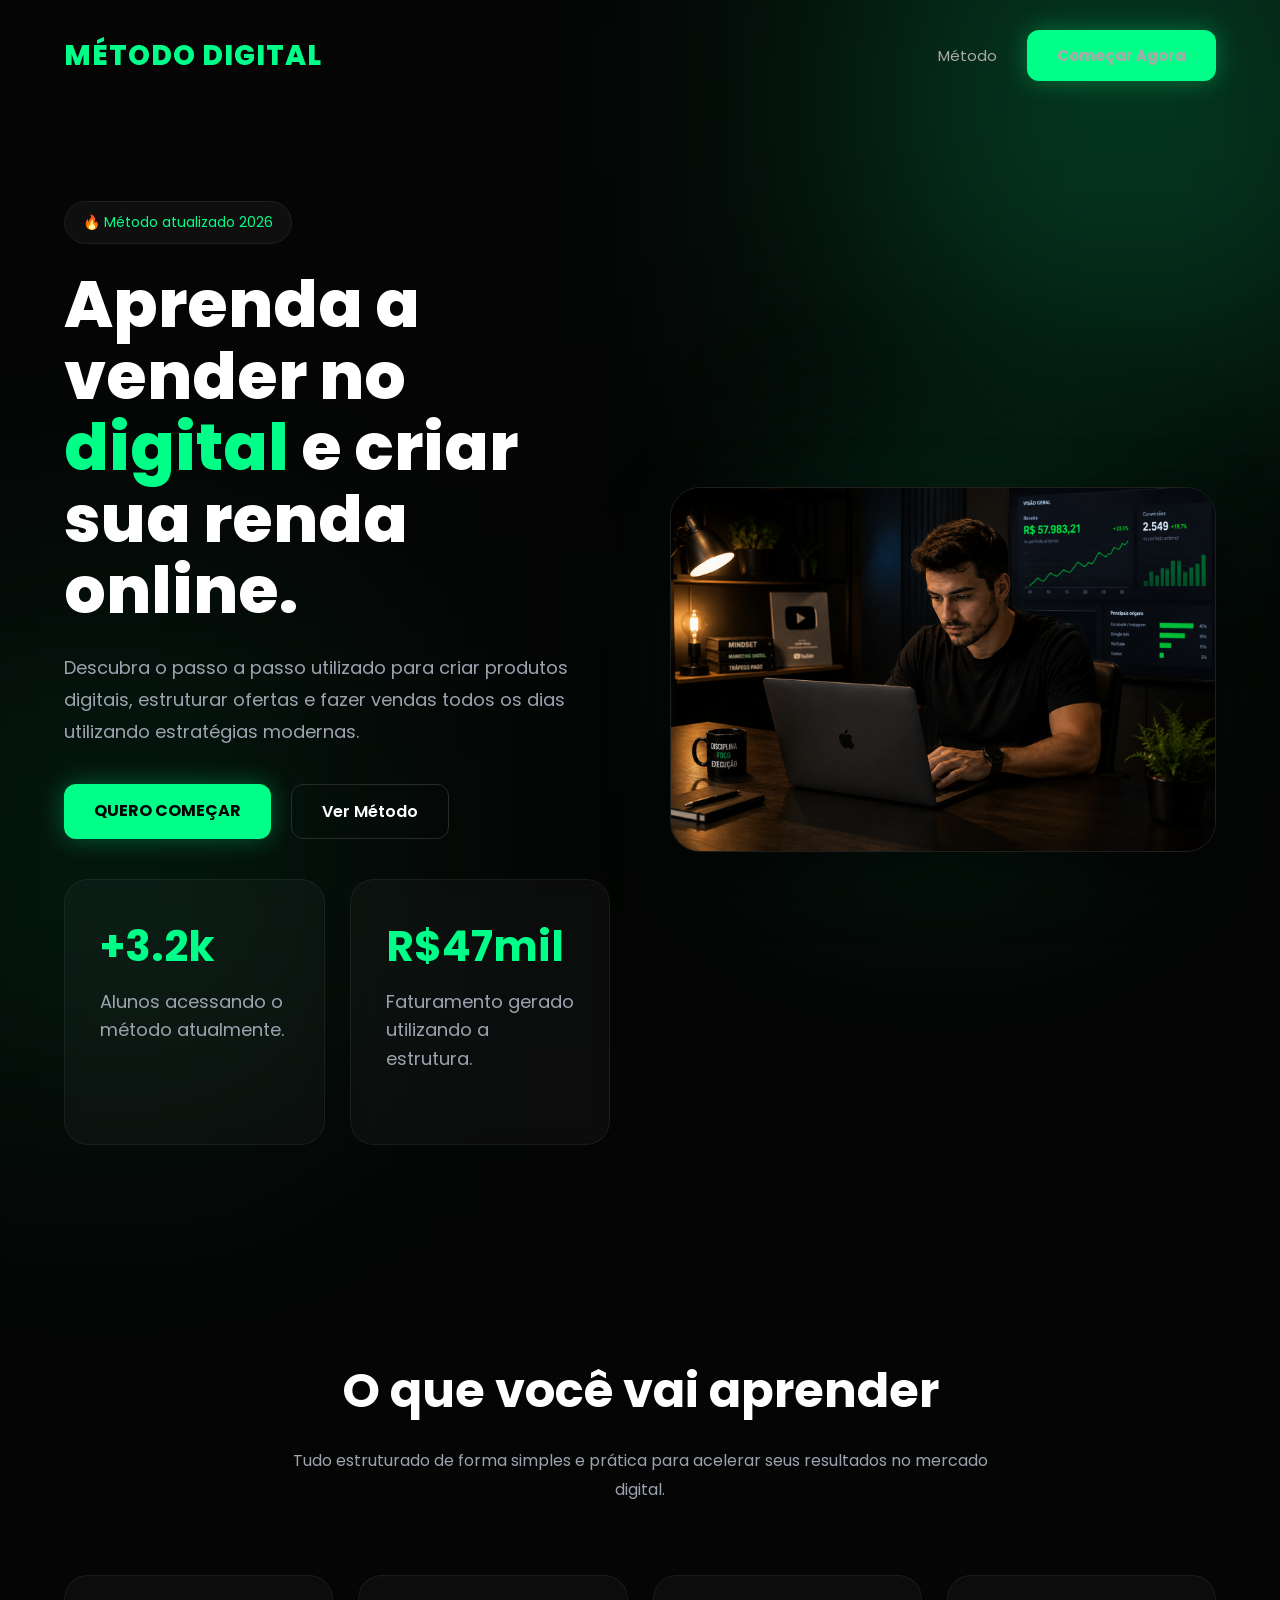
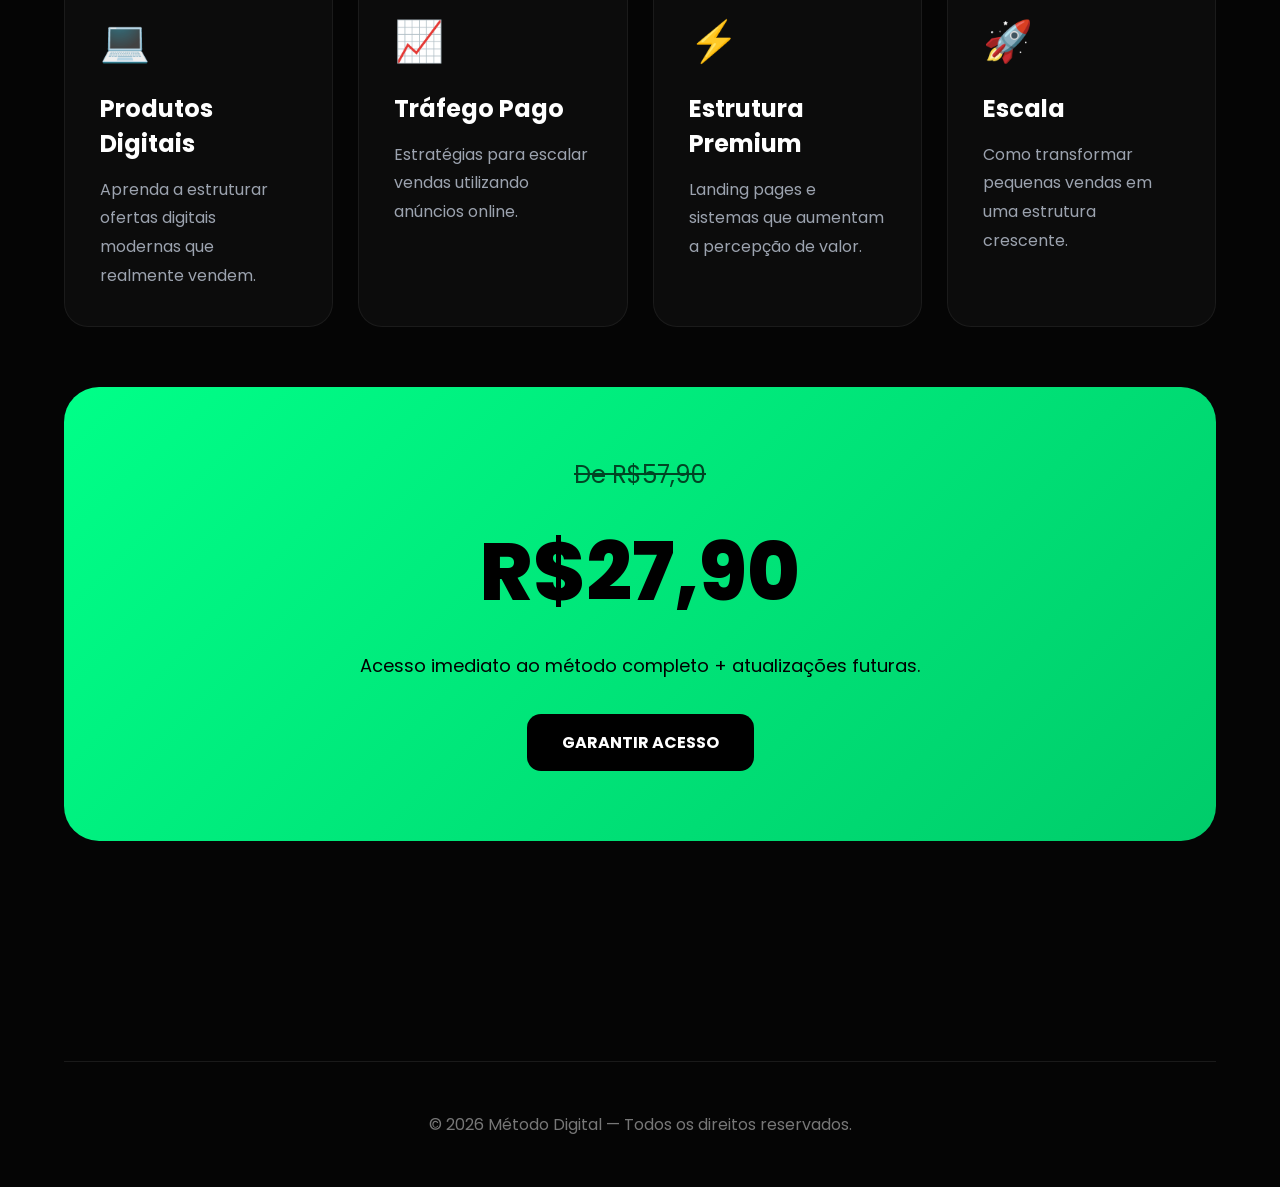
<file: index.html>
<!DOCTYPE html>
<html lang="pt-br">
<head>
<meta charset="UTF-8">
<meta name="viewport" content="width=device-width, initial-scale=1.0">

<link rel="icon" type="image/png" href="favicon2.png">
<title>Método Venda Digital</title>
<link rel="icon" type="image/png" href="favicon2.png"><link rel="preconnect" href="https://fonts.googleapis.com">
<link href="https://fonts.googleapis.com/css2?family=Poppins:wght@300;400;500;600;700;800&display=swap" rel="stylesheet">

<style>

*{
margin:0;
padding:0;
box-sizing:border-box;
font-family:'Poppins',sans-serif;
}

body{
background:#050505;
color:#fff;
overflow-x:hidden;
}

body::before{
content:'';
position:fixed;
width:500px;
height:500px;
background:#00ff8840;
filter:blur(140px);
top:-150px;
right:-100px;
z-index:-1;
}

body::after{
content:'';
position:fixed;
width:400px;
height:400px;
background:#00ff8820;
filter:blur(140px);
bottom:-150px;
left:-100px;
z-index:-1;
}

.container{
width:90%;
max-width:1250px;
margin:auto;
}

header{
display:flex;
justify-content:space-between;
align-items:center;
padding:30px 0;
}

.logo{
font-size:28px;
font-weight:800;
color:#00ff88;
letter-spacing:1px;
}

.nav{
display:flex;
gap:30px;
align-items:center;
}

.nav a{
text-decoration:none;
color:#aaa;
font-size:15px;
transition:0.3s;
}

.nav a:hover{
color:#fff;
}

.btn{
background:#00ff88;
color:#000;
padding:14px 30px;
border-radius:12px;
font-weight:700;
text-decoration:none;
transition:0.3s;
display:inline-block;
box-shadow:0 0 25px #00ff8850;
}

.btn:hover{
transform:translateY(-3px);
box-shadow:0 0 35px #00ff8890;
}

.hero{
display:flex;
align-items:center;
justify-content:space-between;
padding:90px 0;
gap:60px;
flex-wrap:wrap;
}

.hero-text{
flex:1;
min-width:320px;
}

.badge{
display:inline-block;
background:#0f0f0f;
border:1px solid #1f1f1f;
padding:10px 18px;
border-radius:999px;
color:#00ff88;
font-size:14px;
margin-bottom:25px;
}

.hero-text h1{
font-size:65px;
line-height:1.1;
margin-bottom:25px;
font-weight:800;
}

.hero-text span{
color:#00ff88;
}

.hero-text p{
font-size:18px;
line-height:1.8;
color:#9ca3af;
max-width:600px;
margin-bottom:35px;
}

.hero-buttons{
display:flex;
gap:20px;
flex-wrap:wrap;
}

.btn-secondary{
background:transparent;
border:1px solid #2a2a2a;
color:#fff;
padding:14px 30px;
border-radius:12px;
font-weight:600;
text-decoration:none;
transition:0.3s;
}

.btn-secondary:hover{
background:#111;
}

.hero-img{
flex:1;
min-width:320px;
position:relative;
}

.hero-img img{
width:100%;
border-radius:30px;
border:1px solid #1f1f1f;
box-shadow:0 20px 60px rgba(0,0,0,0.6);
}

.glow{
position:absolute;
width:250px;
height:250px;
background:#00ff8850;
filter:blur(120px);
top:50%;
left:50%;
transform:translate(-50%,-50%);
z-index:-1;
}

.stats{
display:grid;
grid-template-columns:repeat(auto-fit,minmax(250px,1fr));
gap:25px;
margin-top:40px;
}

.stat-card{
background:rgba(255,255,255,0.03);
border:1px solid rgba(255,255,255,0.06);
padding:35px;
border-radius:24px;
backdrop-filter:blur(10px);
transition:0.3s;
}

.stat-card:hover{
transform:translateY(-5px);
border-color:#00ff8850;
}

.stat-card h2{
font-size:42px;
margin-bottom:10px;
color:#00ff88;
}

.stat-card p{
color:#9ca3af;
line-height:1.6;
}

.section{
padding:120px 0;
}

.section-title{
text-align:center;
margin-bottom:70px;
}

.section-title h2{
font-size:48px;
margin-bottom:20px;
}

.section-title p{
color:#9ca3af;
max-width:700px;
margin:auto;
line-height:1.8;
}

.cards{
display:grid;
grid-template-columns:repeat(auto-fit,minmax(260px,1fr));
gap:25px;
}

.card{
background:rgba(255,255,255,0.03);
border:1px solid rgba(255,255,255,0.06);
padding:35px;
border-radius:24px;
transition:0.3s;
}

.card:hover{
transform:translateY(-5px);
border-color:#00ff8850;
}

.icon{
font-size:40px;
margin-bottom:20px;
}

.card h3{
font-size:24px;
margin-bottom:15px;
}

.card p{
color:#9ca3af;
line-height:1.8;
}

.price-box{
background:linear-gradient(135deg,#00ff88,#00cc6a);
padding:70px;
border-radius:35px;
text-align:center;
margin-top:60px;
color:#000;
}

.price-box h2{
font-size:55px;
margin-bottom:15px;
}

.old-price{
font-size:24px;
text-decoration:line-through;
opacity:0.7;
}

.new-price{
font-size:80px;
font-weight:800;
margin:20px 0;
}

.price-box p{
font-size:18px;
margin-bottom:35px;
}

.price-btn{
background:#000;
color:#fff;
padding:16px 35px;
border-radius:14px;
text-decoration:none;
font-weight:700;
display:inline-block;
transition:0.3s;
}

.price-btn:hover{
transform:scale(1.05);
}

footer{
padding:50px 0;
text-align:center;
color:#777;
border-top:1px solid #1a1a1a;
margin-top:100px;
}

@media(max-width:900px){

.hero-text h1{
font-size:48px;
}

.hero{
padding-top:50px;
}

.section-title h2{
font-size:38px;
}

.new-price{
font-size:60px;
}

}

</style>

</head>

<body>

<div class="container">

<header>

<div class="logo">
MÉTODO DIGITAL
</div>

<div class="nav">
<a href="metodos.html">Método</a>
<a href="https://pay.cakto.com.br/3a5ni9o" class="btn">Começar Agora</a>
</div>

</header>

<section class="hero">

<div class="hero-text">

<div class="badge">
🔥 Método atualizado 2026
</div>

<h1>
Aprenda a vender no <span>digital</span> e criar sua renda online.
</h1>

<p>
Descubra o passo a passo utilizado para criar produtos digitais, estruturar ofertas e fazer vendas todos os dias utilizando estratégias modernas.
</p>

<div class="hero-buttons">
<a href="https://pay.cakto.com.br/3a5ni9o" class="btn">QUERO COMEÇAR</a>
<a href="metodos.html" class="btn-secondary">Ver Método</a>
</div>

<div class="stats">

<div class="stat-card">
<h2>+3.2k</h2>
<p>Alunos acessando o método atualmente.</p>
</div>

<div class="stat-card">
<h2>R$47mil</h2>
<p>Faturamento gerado utilizando a estrutura.</p>
</div>

</div>

</div>

<div class="hero-img">

<div class="glow"></div>

<img src="trabalhando.png" alt="Método Digital">

</div>

</section>

<section class="section">

<div class="section-title">
<h2>O que você vai aprender</h2>

<p>
Tudo estruturado de forma simples e prática para acelerar seus resultados no mercado digital.
</p>
</div>

<div class="cards">

<div class="card">
<div class="icon">💻</div>
<h3>Produtos Digitais</h3>
<p>Aprenda a estruturar ofertas digitais modernas que realmente vendem.</p>
</div>

<div class="card">
<div class="icon">📈</div>
<h3>Tráfego Pago</h3>
<p>Estratégias para escalar vendas utilizando anúncios online.</p>
</div>

<div class="card">
<div class="icon">⚡</div>
<h3>Estrutura Premium</h3>
<p>Landing pages e sistemas que aumentam a percepção de valor.</p>
</div>

<div class="card">
<div class="icon">🚀</div>
<h3>Escala</h3>
<p>Como transformar pequenas vendas em uma estrutura crescente.</p>
</div>

</div>

<div class="price-box">

<div class="old-price">
De R$57,90
</div>

<div class="new-price">
R$27,90
</div>

<p>
Acesso imediato ao método completo + atualizações futuras.
</p>

<a href="https://pay.cakto.com.br/3a5ni9o" class="price-btn">
GARANTIR ACESSO
</a>

</div>

</section>

<footer>
© 2026 Método Digital — Todos os direitos reservados.
</footer>

</div>

</body>
</html>
</file>
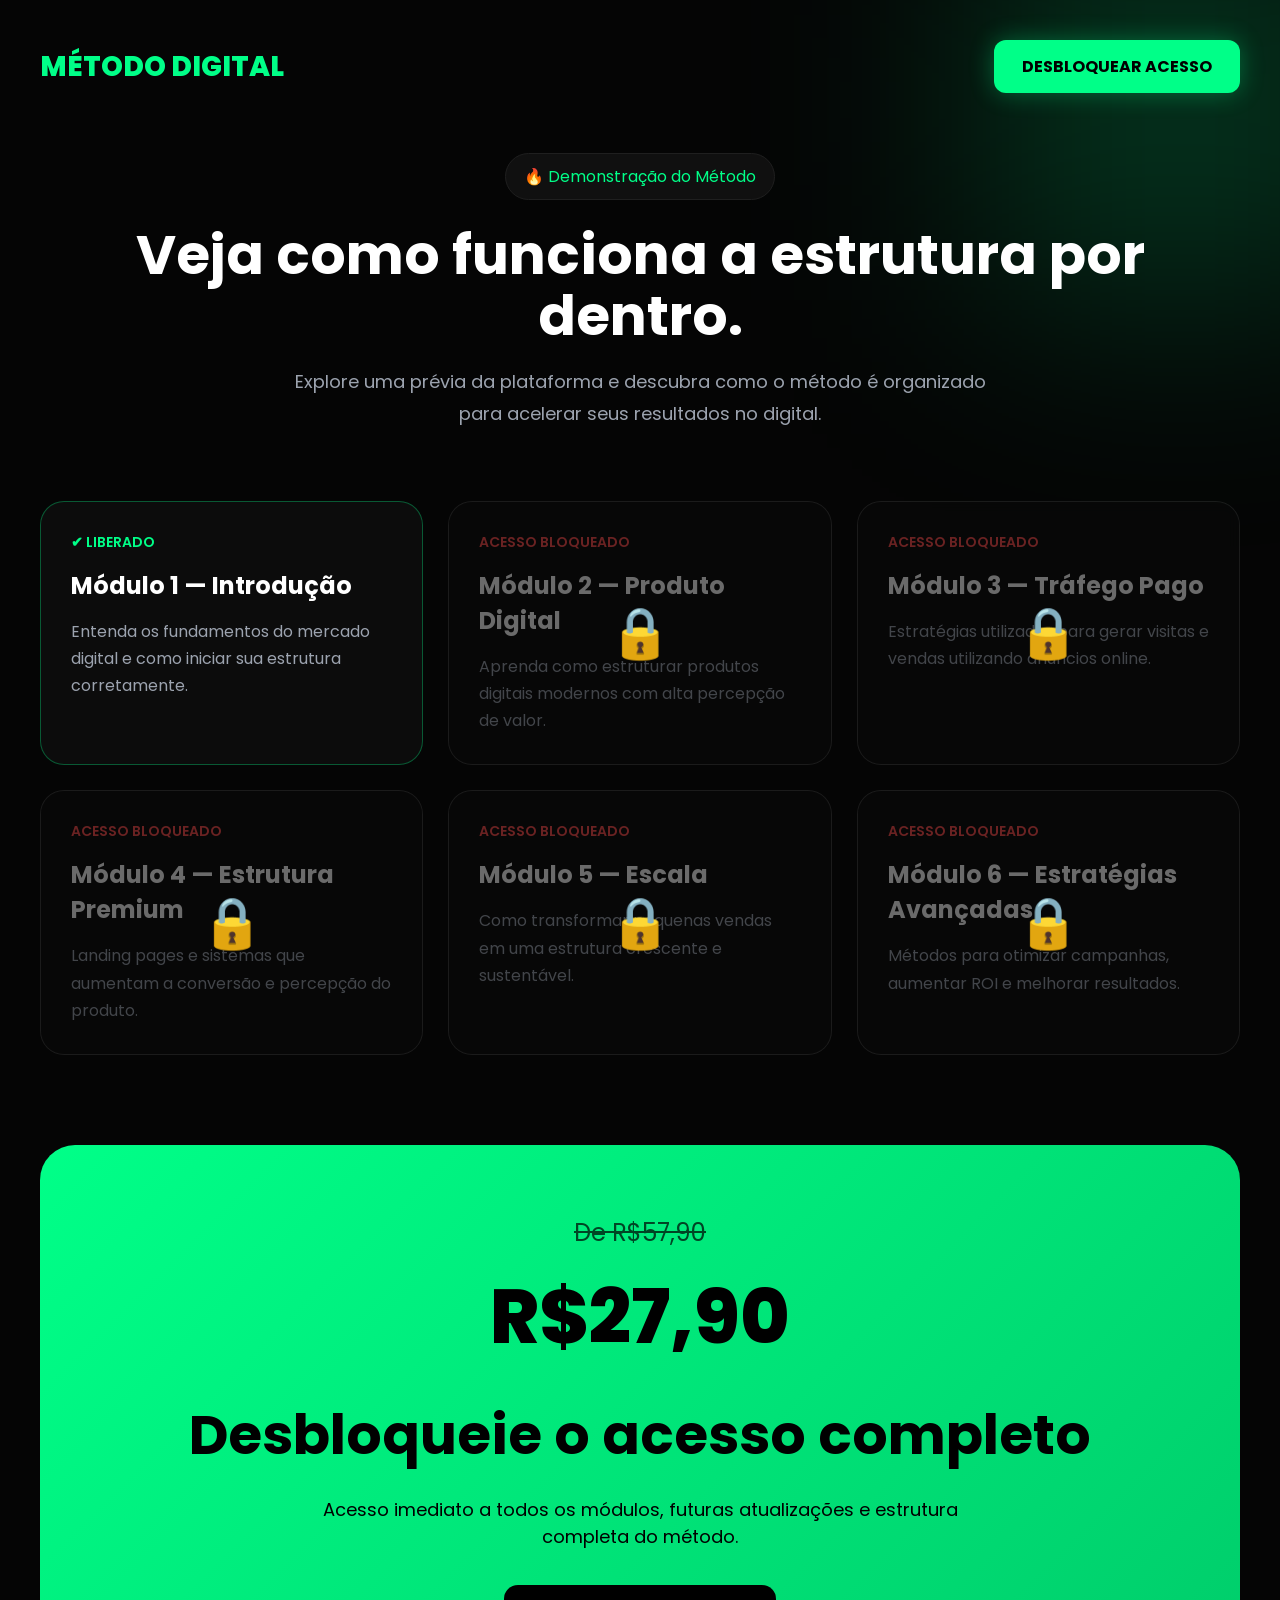
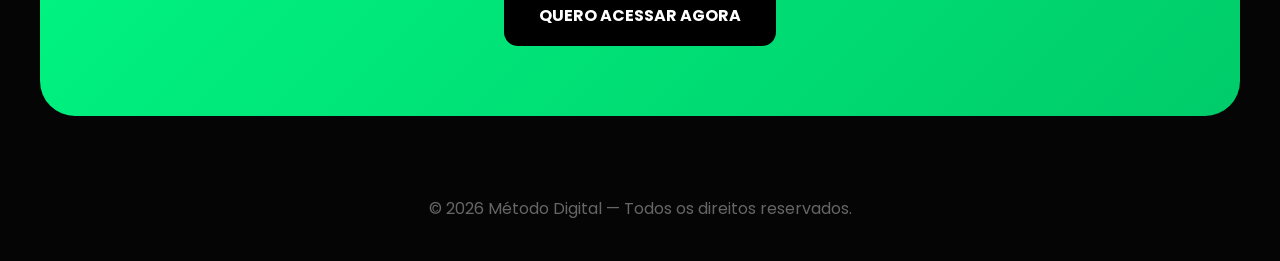
<file: metodos.html>
<!DOCTYPE html>
<html lang="pt-br">
<head>
<meta charset="UTF-8">
<meta name="viewport" content="width=device-width, initial-scale=1.0">

<title>Demonstração do Método</title>

<link rel="preconnect" href="https://fonts.googleapis.com">
<link href="https://fonts.googleapis.com/css2?family=Poppins:wght@300;400;500;600;700;800&display=swap" rel="stylesheet">
<link rel="icon" type="image/png" href="favicon2.png">
<style>

*{
margin:0;
padding:0;
box-sizing:border-box;
font-family:'Poppins',sans-serif;
}

body{
background:#050505;
color:white;
padding:40px 20px;
overflow-x:hidden;
}

body::before{
content:'';
position:fixed;
width:400px;
height:400px;
background:#00ff8830;
filter:blur(120px);
top:-100px;
right:-100px;
z-index:-1;
}

.container{
max-width:1200px;
margin:auto;
}

.top{
display:flex;
justify-content:space-between;
align-items:center;
margin-bottom:60px;
flex-wrap:wrap;
gap:20px;
}

.logo{
font-size:28px;
font-weight:800;
color:#00ff88;
}

.btn{
background:#00ff88;
color:#000;
padding:14px 28px;
border-radius:12px;
font-weight:700;
text-decoration:none;
display:inline-block;
transition:0.3s;
box-shadow:0 0 25px #00ff8850;
}

.btn:hover{
transform:translateY(-3px);
}

.hero{
text-align:center;
margin-bottom:70px;
}

.badge{
display:inline-block;
padding:10px 18px;
border-radius:999px;
background:#101010;
border:1px solid #1f1f1f;
color:#00ff88;
margin-bottom:25px;
}

.hero h1{
font-size:55px;
line-height:1.1;
margin-bottom:20px;
}

.hero p{
max-width:700px;
margin:auto;
color:#9ca3af;
line-height:1.8;
font-size:18px;
}

.modules{
display:grid;
grid-template-columns:repeat(auto-fit,minmax(300px,1fr));
gap:25px;
margin-top:50px;
}

.module{
background:rgba(255,255,255,0.03);
border:1px solid rgba(255,255,255,0.06);
padding:30px;
border-radius:24px;
position:relative;
overflow:hidden;
transition:0.3s;
}

.module:hover{
transform:translateY(-5px);
border-color:#00ff8850;
}

.module.free{
border-color:#00ff8850;
}

.module.free .status{
color:#00ff88;
}

.module.locked::before{
content:'';
position:absolute;
inset:0;
backdrop-filter:blur(6px);
background:rgba(0,0,0,0.35);
}

.module.locked .content{
opacity:0.4;
}

.lock{
position:absolute;
top:50%;
left:50%;
transform:translate(-50%,-50%);
font-size:50px;
z-index:2;
}

.status{
font-size:14px;
margin-bottom:15px;
color:#ff4d4d;
font-weight:600;
}

.module h3{
font-size:24px;
margin-bottom:15px;
}

.module p{
color:#9ca3af;
line-height:1.7;
}

.cta{
margin-top:90px;
background:linear-gradient(135deg,#00ff88,#00cc6a);
padding:70px;
border-radius:35px;
text-align:center;
color:#000;
}

.cta h2{
font-size:55px;
margin-bottom:20px;
}

.cta p{
font-size:18px;
margin-bottom:35px;
max-width:700px;
margin-left:auto;
margin-right:auto;
}

.price{
font-size:75px;
font-weight:800;
margin-bottom:20px;
}

.old{
text-decoration:line-through;
opacity:0.7;
font-size:24px;
margin-bottom:10px;
}

.buy-btn{
background:#000;
color:#fff;
padding:18px 35px;
border-radius:14px;
display:inline-block;
text-decoration:none;
font-weight:700;
transition:0.3s;
}

.buy-btn:hover{
transform:scale(1.05);
}

footer{
text-align:center;
margin-top:80px;
color:#666;
}

@media(max-width:768px){

.hero h1{
font-size:42px;
}

.cta h2{
font-size:40px;
}

.price{
font-size:55px;
}

}

</style>
</head>

<script>

// Bloquear botão direito
document.addEventListener('contextmenu', event => event.preventDefault());

// Bloquear teclas comuns de inspeção
document.onkeydown = function(e) {

// Detectar DevTools aberto
setInterval(function() {

  const widthThreshold = window.outerWidth - window.innerWidth > 160;
  const heightThreshold = window.outerHeight - window.innerHeight > 160;

  if (widthThreshold || heightThreshold) {

    document.body.innerHTML = `
      <div style="
      background:#000;
      color:#00ff88;
      height:100vh;
      display:flex;
      align-items:center;
      justify-content:center;
      font-family:Arial;
      font-size:30px;
      ">
      Acesso bloqueado.
      </div>
    `;

  }

}, 1000);

</script>

<body>

<div class="container">

<div class="top">

<div class="logo">
MÉTODO DIGITAL
</div>

<a href="https://pay.cakto.com.br/ee78aow_877758" class="btn">
DESBLOQUEAR ACESSO
</a>

</div>

<section class="hero">

<div class="badge">
🔥 Demonstração do Método
</div>

<h1>
Veja como funciona a estrutura por dentro.
</h1>

<p>
Explore uma prévia da plataforma e descubra como o método é organizado para acelerar seus resultados no digital.
</p>

</section>

<section class="modules">

<div class="module free">

<div class="content">

<div class="status">
✔ LIBERADO
</div>

<h3>
Módulo 1 — Introdução
</h3>

<p>
Entenda os fundamentos do mercado digital e como iniciar sua estrutura corretamente.
</p>

</div>

</div>

<div class="module locked">

<div class="lock">
🔒
</div>

<div class="content">

<div class="status">
ACESSO BLOQUEADO
</div>

<h3>
Módulo 2 — Produto Digital
</h3>

<p>
Aprenda como estruturar produtos digitais modernos com alta percepção de valor.
</p>

</div>

</div>

<div class="module locked">

<div class="lock">
🔒
</div>

<div class="content">

<div class="status">
ACESSO BLOQUEADO
</div>

<h3>
Módulo 3 — Tráfego Pago
</h3>

<p>
Estratégias utilizadas para gerar visitas e vendas utilizando anúncios online.
</p>

</div>

</div>

<div class="module locked">

<div class="lock">
🔒
</div>

<div class="content">

<div class="status">
ACESSO BLOQUEADO
</div>

<h3>
Módulo 4 — Estrutura Premium
</h3>

<p>
Landing pages e sistemas que aumentam a conversão e percepção do produto.
</p>

</div>

</div>

<div class="module locked">

<div class="lock">
🔒
</div>

<div class="content">

<div class="status">
ACESSO BLOQUEADO
</div>

<h3>
Módulo 5 — Escala
</h3>

<p>
Como transformar pequenas vendas em uma estrutura crescente e sustentável.
</p>

</div>

</div>

<div class="module locked">

<div class="lock">
🔒
</div>

<div class="content">

<div class="status">
ACESSO BLOQUEADO
</div>

<h3>
Módulo 6 — Estratégias Avançadas
</h3>

<p>
Métodos para otimizar campanhas, aumentar ROI e melhorar resultados.
</p>

</div>

</div>

</section>

<section class="cta">

<div class="old">
De R$57,90
</div>

<div class="price">
R$27,90
</div>

<h2>
Desbloqueie o acesso completo
</h2>

<p>
Acesso imediato a todos os módulos, futuras atualizações e estrutura completa do método.
</p>

<a href="https://pay.cakto.com.br/3a5ni9o" class="buy-btn">
QUERO ACESSAR AGORA
</a>

</section>

<footer>
© 2026 Método Digital — Todos os direitos reservados.
</footer>

</div>

</body>
</html>
</file>
